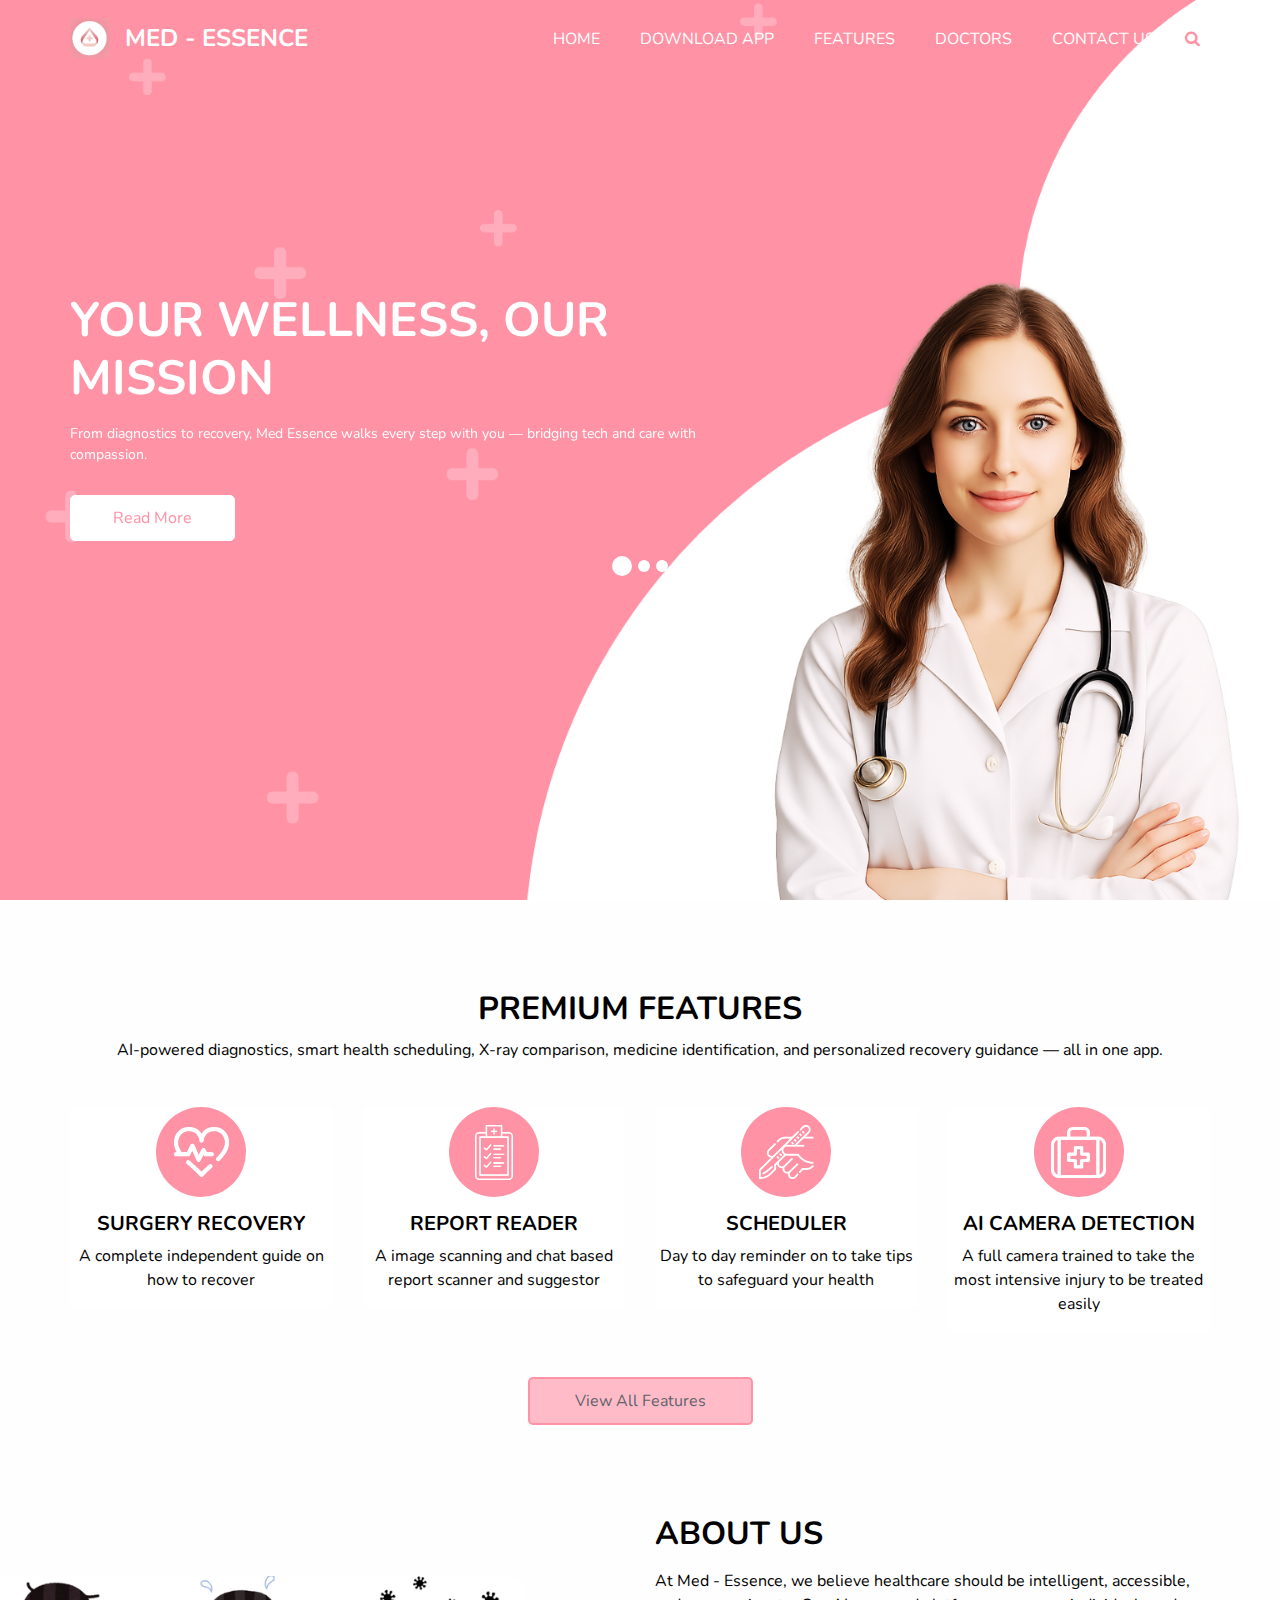
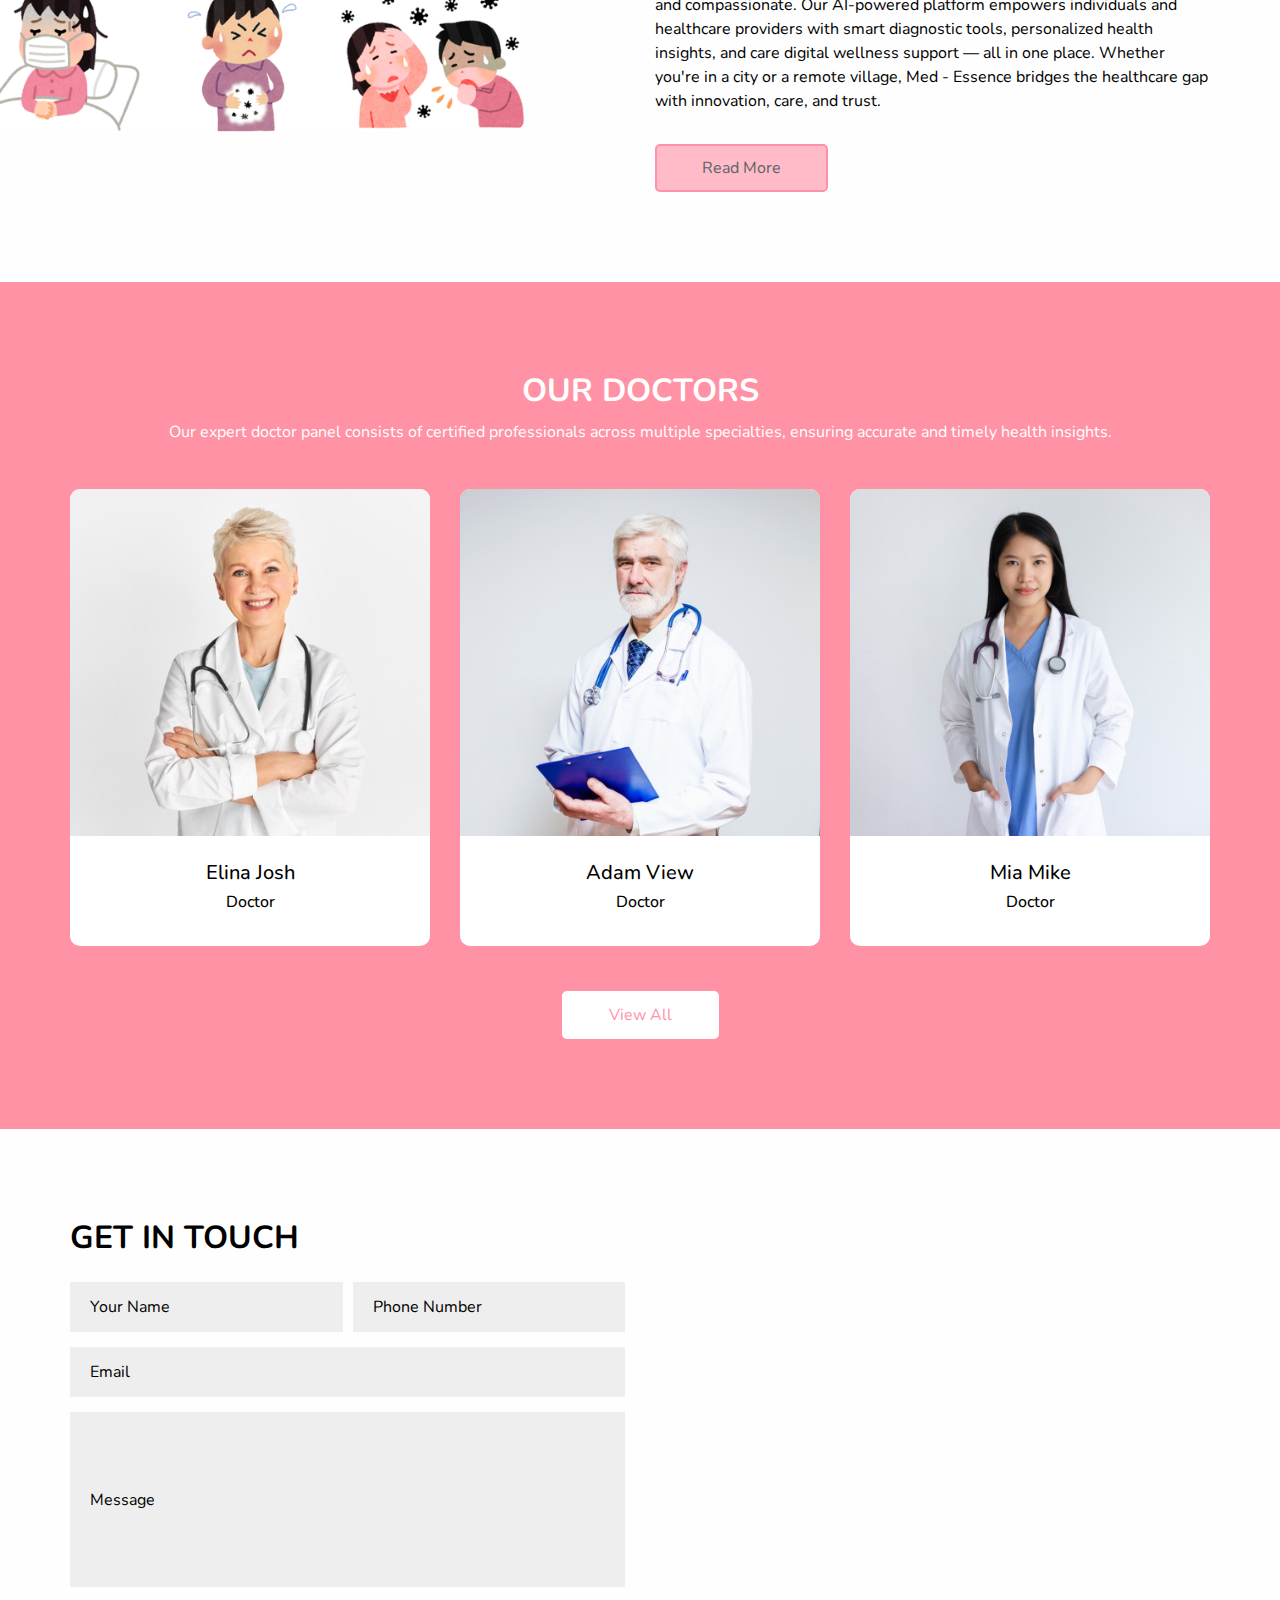
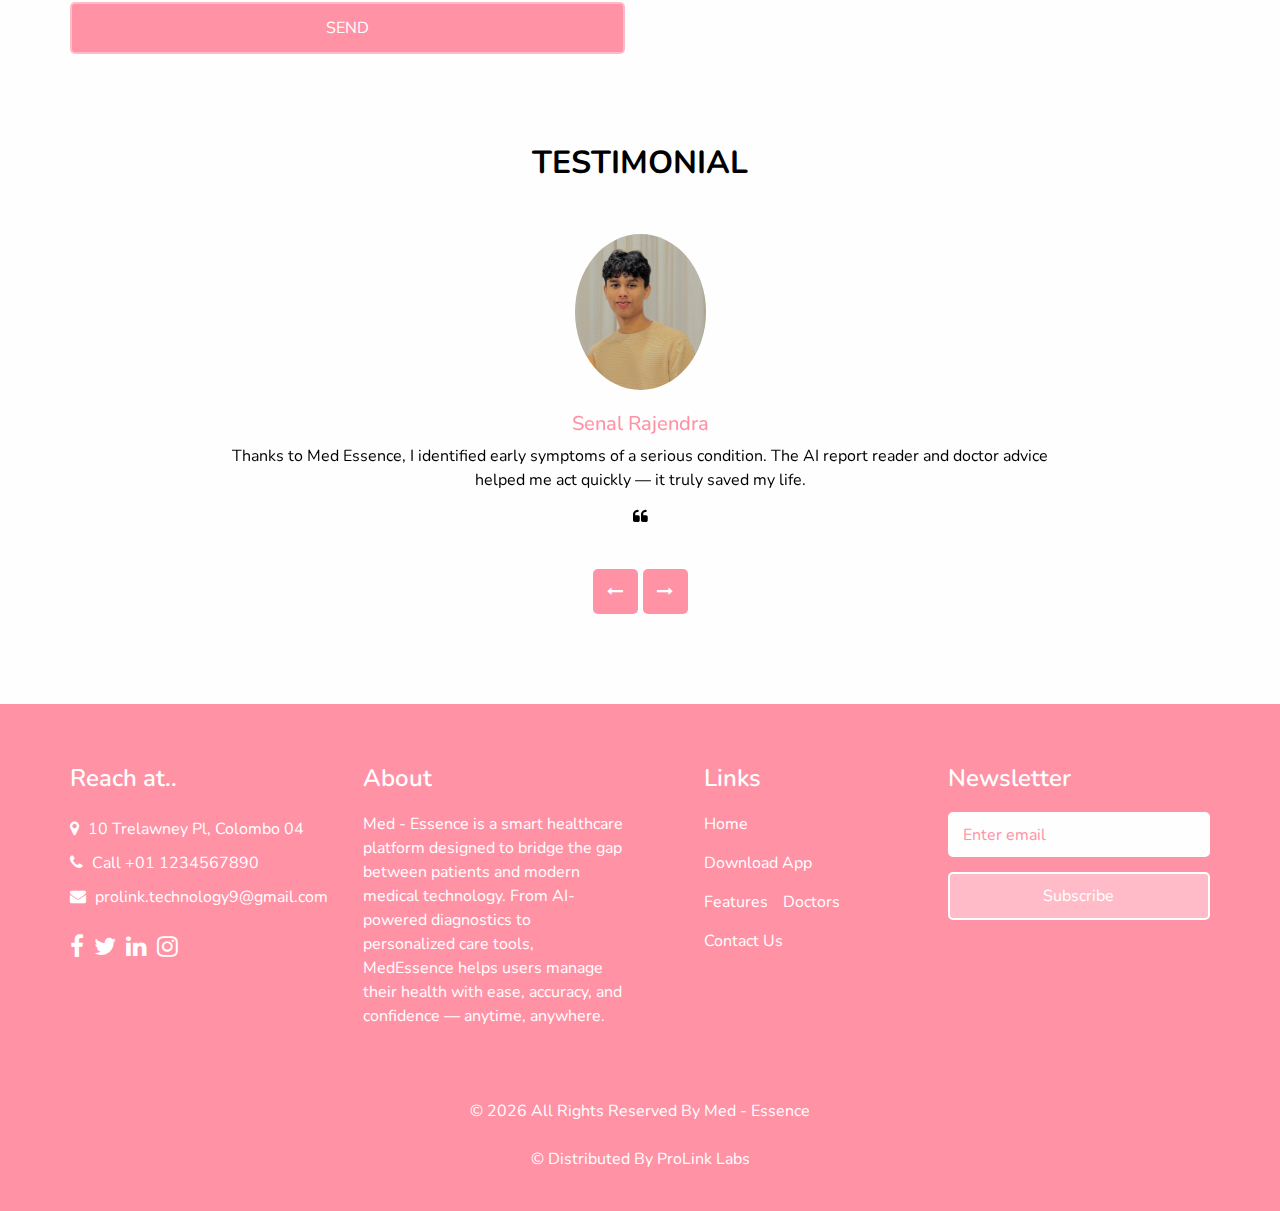
<file: index.html>
<!DOCTYPE html>
<html>

<head>
  <!-- Basic -->
  <meta charset="utf-8" />
  <meta http-equiv="X-UA-Compatible" content="IE=edge" />
  <!-- Mobile Metas -->
  <meta name="viewport" content="width=device-width, initial-scale=1, shrink-to-fit=no" />
  <!-- Site Metas -->
  <meta name="keywords" content="" />
  <meta name="description" content="" />
  <meta name="author" content="" />
  <link rel="shortcut icon" href="images/favicons.png" type="">

  <title> Med - Essence </title>

  <!-- bootstrap core css -->
  <link rel="stylesheet" type="text/css" href="css/bootstrap.css" />

  <!-- fonts style -->
  <link href="https://fonts.googleapis.com/css2?family=Roboto:wght@400;500;700;900&display=swap" rel="stylesheet">

  <!--owl slider stylesheet -->
  <link rel="stylesheet" type="text/css" href="https://cdnjs.cloudflare.com/ajax/libs/OwlCarousel2/2.3.4/assets/owl.carousel.min.css" />

  <!-- font awesome style -->
  <link href="css/font-awesome.min.css" rel="stylesheet" />

  <!-- Custom styles for this template -->
  <link href="css/style.css" rel="stylesheet" />
  <!-- responsive style -->
  <link href="css/responsive.css" rel="stylesheet" />

</head>

<body>

  <div class="hero_area">

    <div class="hero_bg_box">
      <img src="images/heros bgss.png" alt="">
    </div>

    <!-- header section strats -->
    <header class="header_section">
      <div class="container">
        <nav class="navbar navbar-expand-lg custom_nav-container ">
          <a class="navbar-brand" href="index.html">
            <img src="images/med-essence-logo.jpg" alt="Med Essence Logo" style="height: 40px; margin-right: 10px;margin-top: -6px;">
            <span>
              Med - Essence
            </span>
          </a>

          <button class="navbar-toggler" type="button" data-toggle="collapse" data-target="#navbarSupportedContent" aria-controls="navbarSupportedContent" aria-expanded="false" aria-label="Toggle navigation">
            <span class=""> </span>
          </button>

         <div class="collapse navbar-collapse" id="navbarSupportedContent">
            <ul class="navbar-nav">
              <li class="nav-item">
                <a class="nav-link" href="index.html">Home </a>
              </li>
              <li class="nav-item active">
                <a class="nav-link" href="about.html"> Download App <span class="sr-only">(current)</span> </a>
              </li>
              <li class="nav-item">
                <a class="nav-link" href="departments.html">Features</a>
              </li>
              <li class="nav-item">
                <a class="nav-link" href="doctors.html">Doctors</a>
              </li>
              <li class="nav-item">
                <a class="nav-link" href="contact.html">Contact Us</a>
              </li>
              <form class="form-inline">
                <button class="btn  my-2 my-sm-0 nav_search-btn" type="submit">
                  <i class="fa fa-search" aria-hidden="true"></i>
                </button>
              </form>
            </ul>
          </div>
        </nav>
      </div>
    </header>
    <!-- end header section -->
    <!-- slider section -->
    <section class="slider_section ">
      <div id="customCarousel1" class="carousel slide" data-ride="carousel">
        <div class="carousel-inner">
          <div class="carousel-item active">
            <div class="container ">
              <div class="row">
                <div class="col-md-7">
                  <div class="detail-box">
                    <h1>
                      Your Wellness, Our Mission
                    </h1>
                    <p>
                      From diagnostics to recovery, Med Essence walks every step with you — bridging tech and care with compassion.
                    </p>
                    <div class="btn-box">
                      <a href="" class="btn1">
                        Read More
                      </a>
                    </div>
                  </div>
                </div>
              </div>
            </div>
          </div>
          <div class="carousel-item ">
            <div class="container ">
              <div class="row">
                <div class="col-md-7">
                  <div class="detail-box">
                    <h1>
                      AI-Driven Health Insights
                    </h1>
                    <p>
                     Get instant, accurate suggestions from your reports, X-rays, and symptoms — powered by advanced medical AI. 
                    </p>
                    <div class="btn-box">
                      <a href="" class="btn1">
                        Read More
                      </a>
                    </div>
                  </div>
                </div>
              </div>
            </div>
          </div>
          <div class="carousel-item">
            <div class="container ">
              <div class="row">
                <div class="col-md-7">
                  <div class="detail-box">
                    <h1>
                      Smart Scheduling & Reminders
                    </h1>
                    <p>
                      Never miss a dose or appointment again with intelligent alerts tailored just for your treatment plan.
                    </p>
                    <div class="btn-box">
                      <a href="" class="btn1">
                        Read More
                      </a>
                    </div>
                  </div>
                </div>
              </div>
            </div>
          </div>
        </div>
        <ol class="carousel-indicators">
          <li data-target="#customCarousel1" data-slide-to="0" class="active"></li>
          <li data-target="#customCarousel1" data-slide-to="1"></li>
          <li data-target="#customCarousel1" data-slide-to="2"></li>
        </ol>
      </div>

    </section>
    <!-- end slider section -->
  </div>


  <!-- department section -->
<!-- department section -->

  <section class="department_section layout_padding">
    <div class="department_container">
      <div class="container ">
        <div class="heading_container heading_center">
          <h2>
            Premium Features
          </h2>
          <p>
            AI-powered diagnostics, smart health scheduling, X-ray comparison, medicine identification, and personalized recovery guidance — all in one app.
          </p>
        </div>
        <div class="row">
          <div class="col-md-3">
            <div class="box ">
              <div class="img-box">
                <img src="images/s1.png" alt="">
              </div>
              <div class="detail-box">
                <h5>
                  Surgery recovery
                </h5>
                <p>
                  A complete independent guide on how to recover
                </p>
              </div>
            </div>
          </div>
          <div class="col-md-3">
            <div class="box ">
              <div class="img-box">
                <img src="images/s2.png" alt="">
              </div>
              <div class="detail-box">
                <h5>
                  Report Reader
                </h5>
                <p>
                  A image scanning and chat based report scanner and suggestor
                </p>
              </div>
            </div>
          </div>
          <div class="col-md-3">
            <div class="box ">
              <div class="img-box">
                <img src="images/s3.png" alt="">
              </div>
              <div class="detail-box">
                <h5>
                  Scheduler
                </h5>
                <p>
                  Day to day reminder on to take tips to safeguard your health
                </p>
              </div>
            </div>
          </div>
          <div class="col-md-3">
            <div class="box ">
              <div class="img-box">
                <img src="images/s4.png" alt="">
              </div>
              <div class="detail-box">
                <h5>
                  Ai Camera Detection
                </h5>
                <p>
                  A full camera trained to take the most intensive injury to be treated easily
                </p>
              </div>
            </div>
          </div>
        </div>
        <div class="btn-box">
          <a href="">
            View All Features
          </a>
        </div>
      </div>
    </div>
  </section>


  <!-- about section -->

  <section class="about_section layout_margin-bottom">
  <div class="container">
    <div class="row align-items-center">
      <div class="col-md-6">
        <div class="img-box text-center">
          <img src="images/medical banner.png" alt="Medical Illustrations" style="max-width:100%; height:auto;margin-left: -200px;">
        </div>
      </div>
      <!-- ... -->

        <div class="col-md-6">
          <div class="detail-box">
            <div class="heading_container">
              <h2>
                About <span>Us</span>
              </h2>
            </div>
            <p>
              At Med - Essence, we believe healthcare should be intelligent, accessible, and compassionate. Our AI-powered platform 
              empowers individuals and healthcare providers with smart diagnostic tools, personalized health insights, and care
              digital wellness support — all in one place. Whether you're in a city or a remote village, Med - Essence bridges the 
              healthcare gap with innovation, care, and trust.
            </p>
            <a href="">
              Read More
            </a>
          </div>
        </div>
      </div>
    </div>
  </section>

  <!-- end about section -->

  <!-- doctor section -->

  <section class="doctor_section layout_padding">
    <div class="container">
      <div class="heading_container heading_center">
        <h2>
          Our Doctors
        </h2>
        <p class="col-md-10 mx-auto px-0">
          Our expert doctor panel consists of certified professionals across multiple specialties, ensuring accurate and timely health insights.
        </p>
      </div>
      <div class="row">
        <div class="col-sm-6 col-lg-4 mx-auto">
          <div class="box">
            <div class="img-box">
              <img src="images/d1.jpg" alt="">
            </div>
            <div class="detail-box">
              <div class="social_box">
                <a href="">
                  <i class="fa fa-facebook" aria-hidden="true"></i>
                </a>
                <a href="">
                  <i class="fa fa-twitter" aria-hidden="true"></i>
                </a>
                <a href="">
                  <i class="fa fa-youtube" aria-hidden="true"></i>
                </a>
                <a href="">
                  <i class="fa fa-linkedin" aria-hidden="true"></i>
                </a>
              </div>
              <h5>
                Elina Josh
              </h5>
              <h6 class="">
                Doctor
              </h6>
            </div>
          </div>
        </div>
        <div class="col-sm-6 col-lg-4 mx-auto">
          <div class="box">
            <div class="img-box">
              <img src="images/d2.jpg" alt="">
            </div>
            <div class="detail-box">
              <div class="social_box">
                <a href="">
                  <i class="fa fa-facebook" aria-hidden="true"></i>
                </a>
                <a href="">
                  <i class="fa fa-twitter" aria-hidden="true"></i>
                </a>
                <a href="">
                  <i class="fa fa-youtube" aria-hidden="true"></i>
                </a>
                <a href="">
                  <i class="fa fa-linkedin" aria-hidden="true"></i>
                </a>
              </div>
              <h5>
                Adam View
              </h5>
              <h6 class="">
                Doctor
              </h6>
            </div>
          </div>
        </div>
        <div class="col-sm-6 col-lg-4 mx-auto">
          <div class="box">
            <div class="img-box">
              <img src="images/d3.jpg" alt="">
            </div>
            <div class="detail-box">
              <div class="social_box">
                <a href="">
                  <i class="fa fa-facebook" aria-hidden="true"></i>
                </a>
                <a href="">
                  <i class="fa fa-twitter" aria-hidden="true"></i>
                </a>
                <a href="">
                  <i class="fa fa-youtube" aria-hidden="true"></i>
                </a>
                <a href="">
                  <i class="fa fa-linkedin" aria-hidden="true"></i>
                </a>
              </div>
              <h5>
                Mia Mike
              </h5>
              <h6 class="">
                Doctor
              </h6>
            </div>
          </div>
        </div>
      </div>
      <div class="btn-box">
        <a href="">
          View All
        </a>
      </div>
    </div>
  </section>

  <!-- end doctor section -->

  <!-- contact section -->
  <section class="contact_section layout_padding">
    <div class="container">
      <div class="heading_container">
        <h2>
          Get In Touch
        </h2>
      </div>
      <div class="row">
        <div class="col-md-6">
          <div class="form_container contact-form">
            <form action="">
              <div class="form-row">
                <div class="col-lg-6">
                  <div>
                    <input type="text" placeholder="Your Name" />
                  </div>
                </div>
                <div class="col-lg-6">
                  <div>
                    <input type="text" placeholder="Phone Number" />
                  </div>
                </div>
              </div>
              <div>
                <input type="email" placeholder="Email" />
              </div>
              <div>
                <input type="text" class="message-box" placeholder="Message" />
              </div>
              <div class="btn_box">
                <button>
                  SEND
                </button>
              </div>
            </form>
          </div>
        </div>
        <div class="col-md-6">
          <div class="map_container">
            <div class="map" id="googleMap">
              <!-- Embed Google Map here -->
              <iframe
                src="https://www.google.com/maps/embed?pb=!1m18!1m12!1m3!1d126743.58638744405!2d79.7738030325544!3d6.922001981332362!2m3!1f0!2f0!3f0!3m2!1i1024!2i768!4f13.1!3m3!1m2!1s0x3ae253d10f7a7003%3A0x320b2e4d32d3838d!2sColombo!5e0!3m2!1sen!2slk!4v1750150454479!5m2!1sen!2slk"
                width="100%" height="400" style="border:0;" allowfullscreen="" loading="lazy" referrerpolicy="no-referrer-when-downgrade">
              </iframe>
            </div>
          </div>
        </div>
      </div>
    </div>
  </section>
  <!-- end contact section -->

  <!-- client section -->

  <section class="client_section layout_padding-bottom">
    <div class="container">
      <div class="heading_container heading_center ">
        <h2>
          Testimonial
        </h2>
      </div>
      <div id="carouselExample2Controls" class="carousel slide" data-ride="carousel">
        <div class="carousel-inner">
          <div class="carousel-item active">
            <div class="row">
              <div class="col-md-11 col-lg-10 mx-auto">
                <div class="box">
                  <div class="img-box">
                    <img src="images/senaltesti.jpg" alt="" />
                  </div>
                  <div class="detail-box">
                    <div class="name">
                      <h6>
                        Senal Rajendra
                      </h6>
                    </div>
                    <p>
                      Thanks to Med Essence, I identified early symptoms of a serious condition. The AI report reader and doctor advice helped me act quickly — it truly saved my life.
                    </p>
                    <i class="fa fa-quote-left" aria-hidden="true"></i>
                  </div>
                </div>
              </div>
            </div>
          </div>
          <div class="carousel-item">
            <div class="row">
              <div class="col-md-11 col-lg-10 mx-auto">
                <div class="box">
                  <div class="img-box">
                    <img src="images/avishkatesti.jpg" alt="" />
                  </div>
                  <div class="detail-box">
                    <div class="name">
                      <h6>
                        Avishka Shehan
                      </h6>
                    </div>
                    <p>
                      I used to forget my medications all the time. With Med Essence's personalized scheduler, I'm more consistent and healthier than ever.
                    </p>
                    <i class="fa fa-quote-left" aria-hidden="true"></i>
                  </div>
                </div>
              </div>
            </div>
          </div>
          <div class="carousel-item">
            <div class="row">
              <div class="col-md-11 col-lg-10 mx-auto">
                <div class="box">
                  <div class="img-box">
                    <img src="images/dunextesti.jpg" alt="" />
                  </div>
                  <div class="detail-box">
                    <div class="name">
                      <h6>
                        Duneth Karunarathna
                      </h6>
                    </div>
                    <p>
                      After surgery, I felt lost. The recovery coach in the app gave me clear steps, reminders, and support. It felt like a digital caregiver by my side.
                    </p>
                    <i class="fa fa-quote-left" aria-hidden="true"></i>
                  </div>
                </div>
              </div>
            </div>
          </div>
        </div>
        <div class="carousel_btn-container">
          <a class="carousel-control-prev" href="#carouselExample2Controls" role="button" data-slide="prev">
            <i class="fa fa-long-arrow-left" aria-hidden="true"></i>
            <span class="sr-only">Previous</span>
          </a>
          <a class="carousel-control-next" href="#carouselExample2Controls" role="button" data-slide="next">
            <i class="fa fa-long-arrow-right" aria-hidden="true"></i>
            <span class="sr-only">Next</span>
          </a>
        </div>
      </div>
    </div>
  </section>

  <!-- end client section -->
<!-- footer section -->
  <footer class="footer_section">
    <div class="container">
      <div class="row">
        <div class="col-md-6 col-lg-3 footer_col">
          <div class="footer_contact">
            <h4>
              Reach at..
            </h4>
            <div class="contact_link_box">
              <a href="">
                <i class="fa fa-map-marker" aria-hidden="true"></i>
                <span>
                  10 Trelawney Pl, Colombo 04
                </span>
              </a>
              <a href="">
                <i class="fa fa-phone" aria-hidden="true"></i>
                <span>
                  Call +01 1234567890
                </span>
              </a>
              <a href="">
                <i class="fa fa-envelope" aria-hidden="true"></i>
                <span>
                  prolink.technology9@gmail.com
                </span>
              </a>
            </div>
          </div>
          <div class="footer_social">
            <a href="">
              <i class="fa fa-facebook" aria-hidden="true"></i>
            </a>
            <a href="">
              <i class="fa fa-twitter" aria-hidden="true"></i>
            </a>
            <a href="">
              <i class="fa fa-linkedin" aria-hidden="true"></i>
            </a>
            <a href="">
              <i class="fa fa-instagram" aria-hidden="true"></i>
            </a>
          </div>
        </div>
        <div class="col-md-6 col-lg-3 footer_col">
          <div class="footer_detail">
            <h4>
              About
            </h4>
            <p>
              Med - Essence is a smart healthcare platform designed to bridge the gap between patients and modern medical technology. From AI-powered diagnostics to personalized care tools, MedEssence helps users manage their health with ease, accuracy, and confidence — anytime, anywhere.
            </p>
          </div>
        </div>
        <div class="col-md-6 col-lg-2 mx-auto footer_col">
          <div class="footer_link_box">
            <h4>
              Links
            </h4>
            <div class="footer_links">
              <a class="" href="index.html">
                Home
              </a>
              <a class="active" href="about.html">
                Download App
              </a>
              <a class="" href="departments.html">
                Features
              </a>
              <a class="" href="doctors.html">
                Doctors
              </a>
              <a class="" href="contact.html">
                Contact Us
              </a>
            </div>
          </div>
        </div>
        <div class="col-md-6 col-lg-3 footer_col ">
          <h4>
            Newsletter
          </h4>
          <form action="#">
            <input type="email" placeholder="Enter email" />
            <button type="submit">
              Subscribe
            </button>
          </form>
        </div>
      </div>
      <div class="footer-info">
        <p>
          &copy; <span id="displayYear"></span> All Rights Reserved By
          <a href="https:themedessence,com/">Med - Essence<br><br></a>
            &copy; <span id="displayYear"></span> Distributed By
            <a href="prolink.com/">ProLink Labs</a>
        </p>
      </div>
    </div>
  </footer>
  <!-- footer section -->

  <!-- jQery -->
  <script type="text/javascript" src="js/jquery-3.4.1.min.js"></script>
  <!-- popper js -->
  <script src="https://cdn.jsdelivr.net/npm/popper.js@1.16.0/dist/umd/popper.min.js" integrity="sha384-Q6E9RHvbIyZFJoft+2mJbHaEWldlvI9IOYy5n3zV9zzTtmI3UksdQRVvoxMfooAo" crossorigin="anonymous">
  </script>
  <!-- bootstrap js -->
  <script type="text/javascript" src="js/bootstrap.js"></script>
  <!-- owl slider -->
  <script type="text/javascript" src="https://cdnjs.cloudflare.com/ajax/libs/OwlCarousel2/2.3.4/owl.carousel.min.js">
  </script>
  <!-- custom js -->
  <script type="text/javascript" src="js/custom.js"></script>
  <!-- Google Map -->

</body>

</html>
</file>
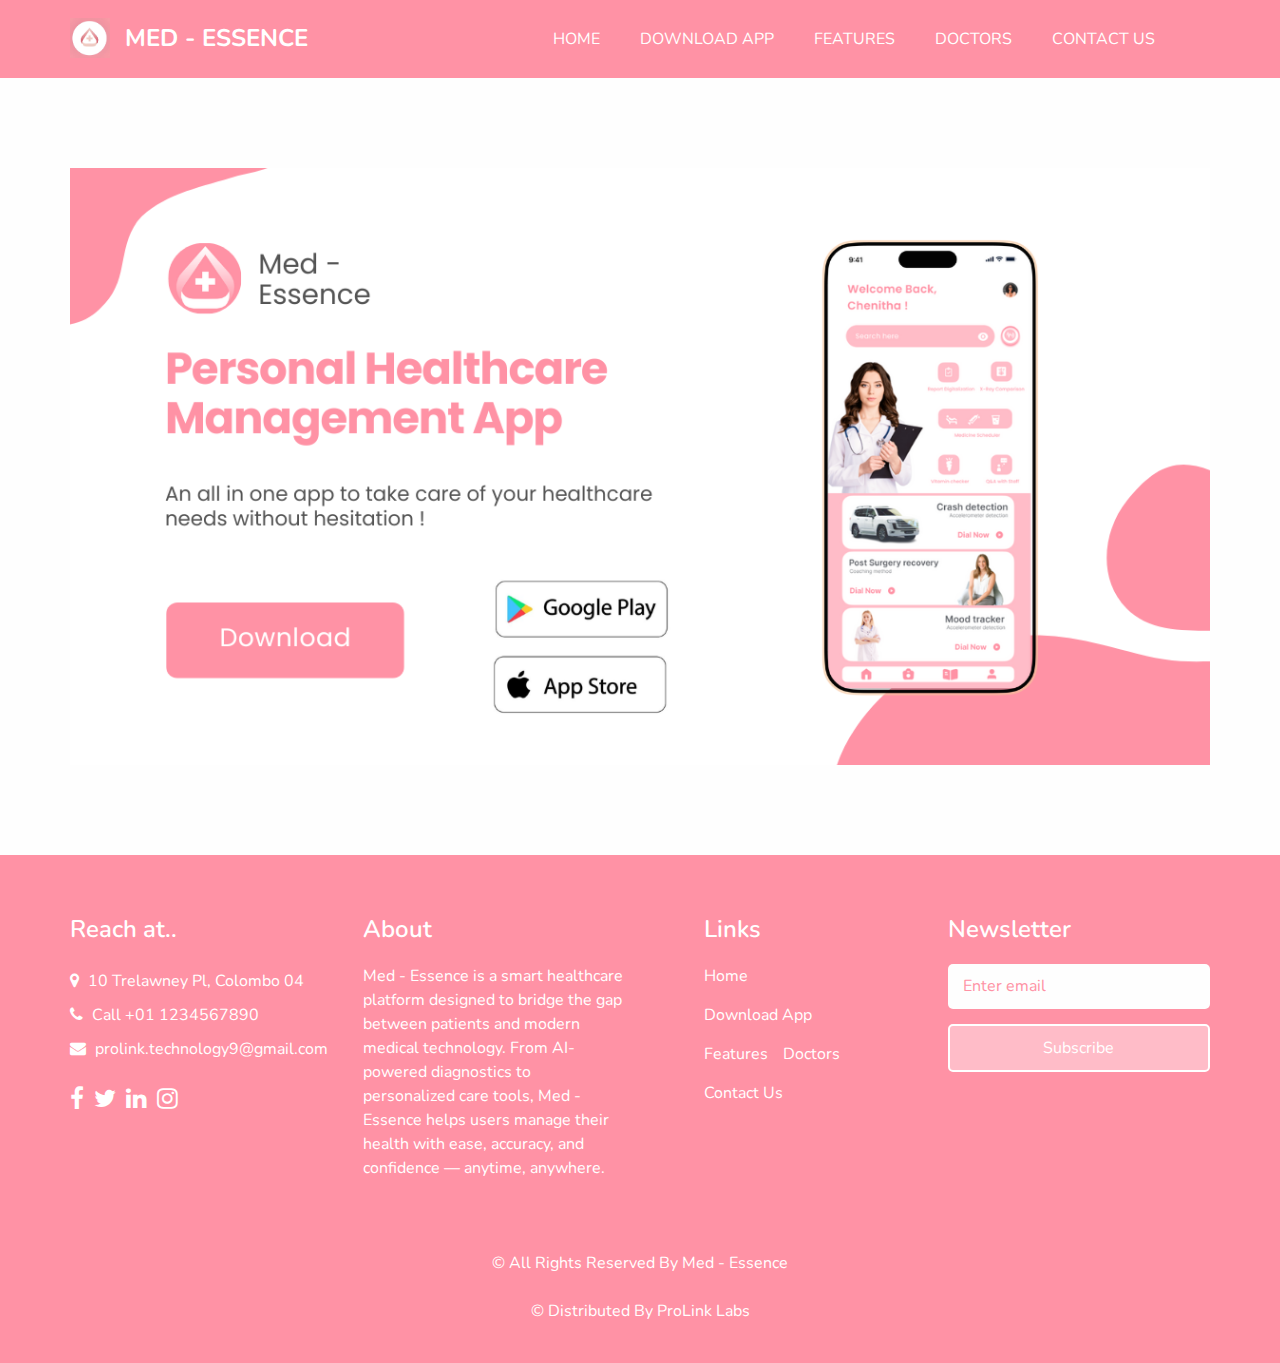
<file: about.html>
<!DOCTYPE html>
<html>

<head>
  <!-- Basic -->
  <meta charset="utf-8" />
  <meta http-equiv="X-UA-Compatible" content="IE=edge" />
  <!-- Mobile Metas -->
  <meta name="viewport" content="width=device-width, initial-scale=1, shrink-to-fit=no" />
  <!-- Site Metas -->
  <meta name="keywords" content="" />
  <meta name="description" content="" />
  <meta name="author" content="" />
  <link rel="shortcut icon" href="images/favicons.png" type="">

  <title> Med - Essence </title>

  <!-- bootstrap core css -->
  <link rel="stylesheet" type="text/css" href="css/bootstrap.css" />

  <!-- fonts style -->
  <link href="https://fonts.googleapis.com/css2?family=Roboto:wght@400;500;700;900&display=swap" rel="stylesheet">

  <!--owl slider stylesheet -->
  <link rel="stylesheet" type="text/css" href="https://cdnjs.cloudflare.com/ajax/libs/OwlCarousel2/2.3.4/assets/owl.carousel.min.css" />

  <!-- font awesome style -->
  <link href="css/font-awesome.min.css" rel="stylesheet" />

  <!-- Custom styles for this template -->
  <link href="css/style.css" rel="stylesheet" />
  <!-- responsive style -->
  <link href="css/responsive.css" rel="stylesheet" />

</head>

<body class="sub_page">

  <div class="hero_area">
    <!-- header section strats -->
    <header class="header_section">
      <div class="container">
        <nav class="navbar navbar-expand-lg custom_nav-container ">
          <a class="navbar-brand" href="index.html">
            <img src="images/med-essence-logo.jpg" alt="Med Essence Logo" style="height: 40px; margin-right: 10px;margin-top: -6px;">
            <span>
              Med - Essence
            </span>
          </a>

          <button class="navbar-toggler" type="button" data-toggle="collapse" data-target="#navbarSupportedContent" aria-controls="navbarSupportedContent" aria-expanded="false" aria-label="Toggle navigation">
            <span class=""> </span>
          </button>

          <div class="collapse navbar-collapse" id="navbarSupportedContent">
            <ul class="navbar-nav">
              <li class="nav-item">
                <a class="nav-link" href="index.html">Home </a>
              </li>
              <li class="nav-item active">
                <a class="nav-link" href="about.html"> Download App <span class="sr-only">(current)</span> </a>
              </li>
              <li class="nav-item">
                <a class="nav-link" href="departments.html">Features</a>
              </li>
              <li class="nav-item">
                <a class="nav-link" href="doctors.html">Doctors</a>
              </li>
              <li class="nav-item">
                <a class="nav-link" href="contact.html">Contact Us</a>
              </li>
              <form class="form-inline">
                <button class="btn  my-2 my-sm-0 nav_search-btn" type="submit">
                  <i class="fa fa-search" aria-hidden="true"></i>
                </button>
              </form>
            </ul>
          </div>
        </nav>
      </div>
    </header>
    <!-- end header section -->
  </div>

  <!-- about section replaced with centered ad image -->
  <section class="about_section layout_padding">
    <div class="container text-center">
      <img src="images/ad-banner.png" alt="Med Essence Ad" style="max-width: 100%; height: auto;">
    </div>
  </section>
  <!-- end about section -->

  <!-- footer section -->
  <footer class="footer_section">
    <div class="container">
      <div class="row">
        <div class="col-md-6 col-lg-3 footer_col">
          <div class="footer_contact">
            <h4>
              Reach at..
            </h4>
            <div class="contact_link_box">
              <a href="">
                <i class="fa fa-map-marker" aria-hidden="true"></i>
                <span>
                  10 Trelawney Pl, Colombo 04
                </span>
              </a>
              <a href="">
                <i class="fa fa-phone" aria-hidden="true"></i>
                <span>
                  Call +01 1234567890
                </span>
              </a>
              <a href="">
                <i class="fa fa-envelope" aria-hidden="true"></i>
                <span>
                  prolink.technology9@gmail.com
                </span>
              </a>
            </div>
          </div>
          <div class="footer_social">
            <a href="">
              <i class="fa fa-facebook" aria-hidden="true"></i>
            </a>
            <a href="">
              <i class="fa fa-twitter" aria-hidden="true"></i>
            </a>
            <a href="">
              <i class="fa fa-linkedin" aria-hidden="true"></i>
            </a>
            <a href="">
              <i class="fa fa-instagram" aria-hidden="true"></i>
            </a>
          </div>
        </div>
        <div class="col-md-6 col-lg-3 footer_col">
          <div class="footer_detail">
            <h4>
              About
            </h4>
            <p>
              Med - Essence is a smart healthcare platform designed to bridge the gap between patients and modern medical technology. From AI-powered diagnostics to personalized care tools, Med - Essence helps users manage their health with ease, accuracy, and confidence — anytime, anywhere.
            </p>
          </div>
        </div>
        <div class="col-md-6 col-lg-2 mx-auto footer_col">
          <div class="footer_link_box">
            <h4>
              Links
            </h4>
            <div class="footer_links">
              <a class="" href="index.html">
                Home
              </a>
              <a class="active" href="about.html">
                Download App
              </a>
              <a class="" href="departments.html">
                Features
              </a>
              <a class="" href="doctors.html">
                Doctors
              </a>
              <a class="" href="contact.html">
                Contact Us
              </a>
            </div>
          </div>
        </div>
        <div class="col-md-6 col-lg-3 footer_col ">
          <h4>
            Newsletter
          </h4>
          <form action="#">
            <input type="email" placeholder="Enter email" />
            <button type="submit">
              Subscribe
            </button>
          </form>
        </div>
      </div>
      <div class="footer-info">
        <p>
          &copy; <span id="displayYear"></span> All Rights Reserved By
          <a href="https:themedessence,com/">Med - Essence<br><br></a>
            &copy; <span id="displayYear"></span> Distributed By
            <a href="prolink.com/">ProLink Labs</a>
        </p>
      </div>
    </div>
  </footer>
  <!-- footer section -->

  <!-- jQery -->
  <script type="text/javascript" src="js/jquery-3.4.1.min.js"></script>
  <!-- popper js -->
  <script src="https://cdn.jsdelivr.net/npm/popper.js@1.16.0/dist/umd/popper.min.js" integrity="sha384-Q6E9RHvbIyZFJoft+2mJbHaEWldlvI9IOYy5n3zV9zzTtmI3UksdQRVvoxMfooAo" crossorigin="anonymous">
  </script>
  <!-- bootstrap js -->
  <script type="text/javascript" src="js/bootstrap.js"></script>
  <!-- owl slider -->
  <script type="text/javascript" src="https://cdnjs.cloudflare.com/ajax/libs/OwlCarousel2/
</file>
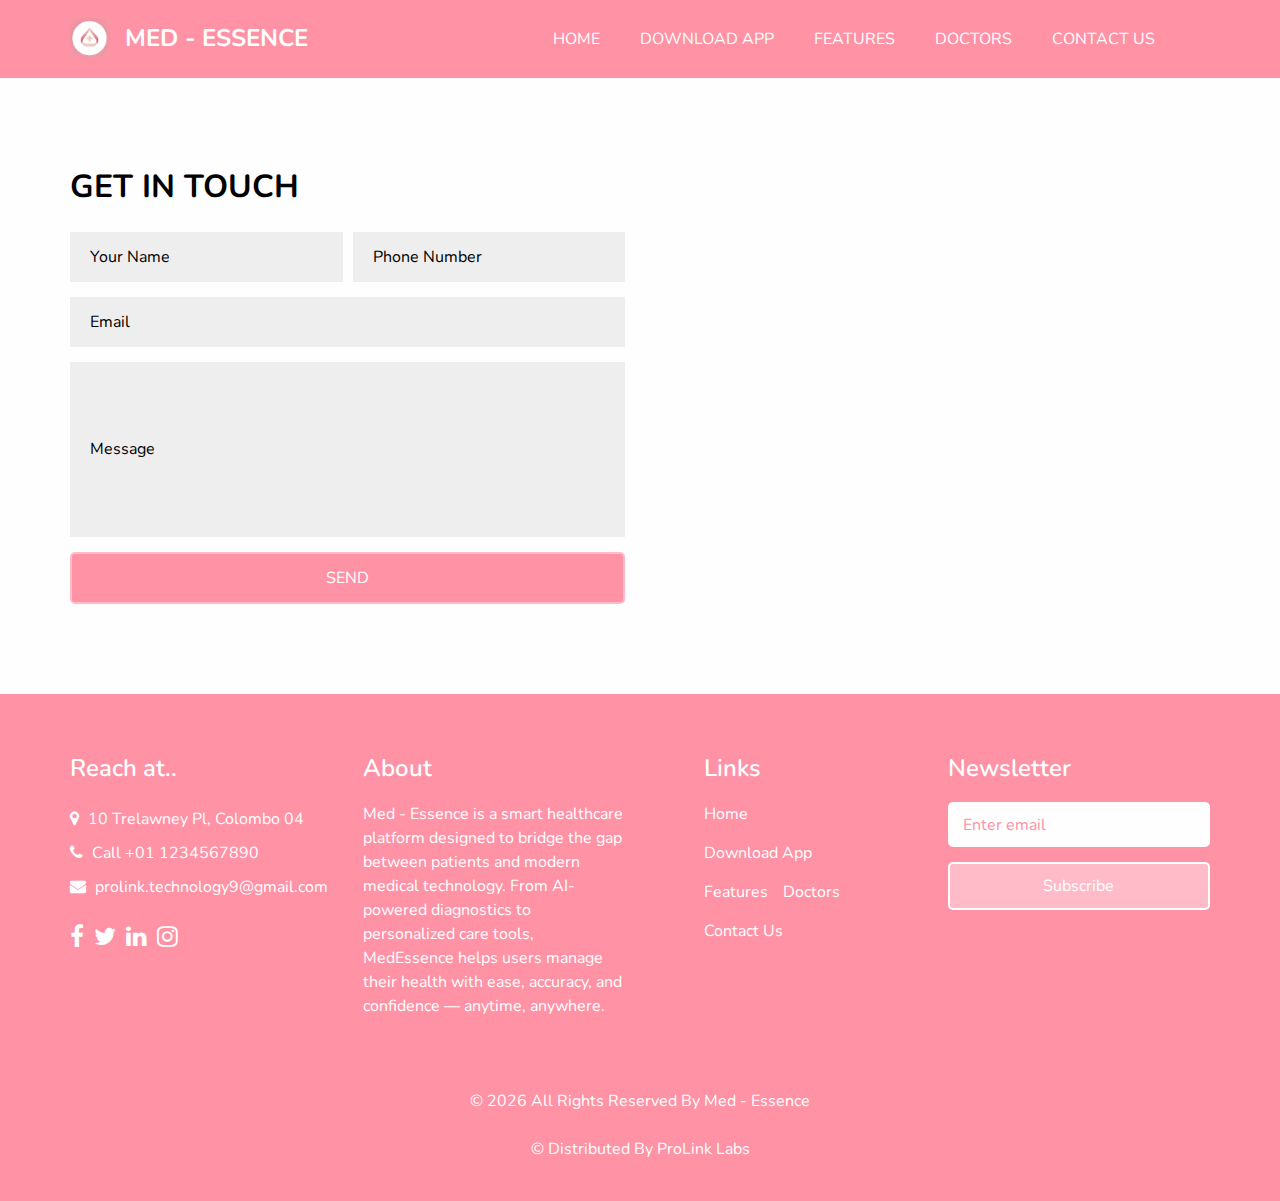
<file: contact.html>
<!DOCTYPE html>
<html>

<head>
  <!-- Basic -->
  <meta charset="utf-8" />
  <meta http-equiv="X-UA-Compatible" content="IE=edge" />
  <!-- Mobile Metas -->
  <meta name="viewport" content="width=device-width, initial-scale=1, shrink-to-fit=no" />
  <!-- Site Metas -->
  <meta name="keywords" content="" />
  <meta name="description" content="" />
  <meta name="author" content="" />
  <link rel="shortcut icon" href="images/favicons.png" type="">

  <title> Med - Essence </title>

  <!-- bootstrap core css -->
  <link rel="stylesheet" type="text/css" href="css/bootstrap.css" />

  <!-- fonts style -->
  <link href="https://fonts.googleapis.com/css2?family=Roboto:wght@400;500;700;900&display=swap" rel="stylesheet">

  <!--owl slider stylesheet -->
  <link rel="stylesheet" type="text/css" href="https://cdnjs.cloudflare.com/ajax/libs/OwlCarousel2/2.3.4/assets/owl.carousel.min.css" />

  <!-- font awesome style -->
  <link href="css/font-awesome.min.css" rel="stylesheet" />

  <!-- Custom styles for this template -->
  <link href="css/style.css" rel="stylesheet" />
  <!-- responsive style -->
  <link href="css/responsive.css" rel="stylesheet" />

</head>

<body class="sub_page">

  <div class="hero_area">
    <!-- header section strats -->
     <header class="header_section">
      <div class="container">
        <nav class="navbar navbar-expand-lg custom_nav-container ">
          <a class="navbar-brand" href="index.html">
            <img src="images/med-essence-logo.jpg" alt="Med Essence Logo" style="height: 40px; margin-right: 10px;margin-top: -6px;">
            <span>
              Med - Essence
            </span>
          </a>

          <button class="navbar-toggler" type="button" data-toggle="collapse" data-target="#navbarSupportedContent" aria-controls="navbarSupportedContent" aria-expanded="false" aria-label="Toggle navigation">
            <span class=""> </span>
          </button>

          <div class="collapse navbar-collapse" id="navbarSupportedContent">
            <ul class="navbar-nav">
              <li class="nav-item">
                <a class="nav-link" href="index.html">Home </a>
              </li>
              <li class="nav-item active">
                <a class="nav-link" href="about.html"> Download App <span class="sr-only">(current)</span> </a>
              </li>
              <li class="nav-item">
                <a class="nav-link" href="departments.html">Features</a>
              </li>
              <li class="nav-item">
                <a class="nav-link" href="doctors.html">Doctors</a>
              </li>
              <li class="nav-item">
                <a class="nav-link" href="contact.html">Contact Us</a>
              </li>
              <form class="form-inline">
                <button class="btn  my-2 my-sm-0 nav_search-btn" type="submit">
                  <i class="fa fa-search" aria-hidden="true"></i>
                </button>
              </form>
            </ul>
          </div>
        </nav>
      </div>
    </header>
    <!-- end header section -->
  </div>

  <!-- contact section -->
  <section class="contact_section layout_padding">
    <div class="container">
      <div class="heading_container">
        <h2>
          Get In Touch
        </h2>
      </div>
      <div class="row">
        <div class="col-md-6">
          <div class="form_container contact-form">
            <form action="">
              <div class="form-row">
                <div class="col-lg-6">
                  <div>
                    <input type="text" placeholder="Your Name" />
                  </div>
                </div>
                <div class="col-lg-6">
                  <div>
                    <input type="text" placeholder="Phone Number" />
                  </div>
                </div>
              </div>
              <div>
                <input type="email" placeholder="Email" />
              </div>
              <div>
                <input type="text" class="message-box" placeholder="Message" />
              </div>
              <div class="btn_box">
                <button>
                  SEND
                </button>
              </div>
            </form>
          </div>
        </div>
        <div class="col-md-6">
          <div class="map_container">
            <div class="map" id="googleMap">
              <!-- Embed Google Map here -->
              <iframe
                src="https://www.google.com/maps/embed?pb=!1m18!1m12!1m3!1d126743.58638744405!2d79.7738030325544!3d6.922001981332362!2m3!1f0!2f0!3f0!3m2!1i1024!2i768!4f13.1!3m3!1m2!1s0x3ae253d10f7a7003%3A0x320b2e4d32d3838d!2sColombo!5e0!3m2!1sen!2slk!4v1750150454479!5m2!1sen!2slk"
                width="100%" height="400" style="border:0;" allowfullscreen="" loading="lazy" referrerpolicy="no-referrer-when-downgrade">
              </iframe>
            </div>
          </div>
        </div>
      </div>
    </div>
  </section>
  <!-- end contact section -->

  <!-- footer section -->
  <footer class="footer_section">
    <div class="container">
      <div class="row">
        <div class="col-md-6 col-lg-3 footer_col">
          <div class="footer_contact">
            <h4>
              Reach at..
            </h4>
            <div class="contact_link_box">
              <a href="">
                <i class="fa fa-map-marker" aria-hidden="true"></i>
                <span>
                  10 Trelawney Pl, Colombo 04
                </span>
              </a>
              <a href="">
                <i class="fa fa-phone" aria-hidden="true"></i>
                <span>
                  Call +01 1234567890
                </span>
              </a>
              <a href="">
                <i class="fa fa-envelope" aria-hidden="true"></i>
                <span>
                  prolink.technology9@gmail.com
                </span>
              </a>
            </div>
          </div>
          <div class="footer_social">
            <a href="">
              <i class="fa fa-facebook" aria-hidden="true"></i>
            </a>
            <a href="">
              <i class="fa fa-twitter" aria-hidden="true"></i>
            </a>
            <a href="">
              <i class="fa fa-linkedin" aria-hidden="true"></i>
            </a>
            <a href="">
              <i class="fa fa-instagram" aria-hidden="true"></i>
            </a>
          </div>
        </div>
        <div class="col-md-6 col-lg-3 footer_col">
          <div class="footer_detail">
            <h4>
              About
            </h4>
            <p>
              Med - Essence is a smart healthcare platform designed to bridge the gap between patients and modern medical technology. From AI-powered diagnostics to personalized care tools, MedEssence helps users manage their health with ease, accuracy, and confidence — anytime, anywhere.
            </p>
          </div>
        </div>
        <div class="col-md-6 col-lg-2 mx-auto footer_col">
          <div class="footer_link_box">
            <h4>
              Links
            </h4>
            <div class="footer_links">
              <a class="" href="index.html">
                Home
              </a>
              <a class="active" href="about.html">
                Download App
              </a>
              <a class="" href="departments.html">
                Features
              </a>
              <a class="" href="doctors.html">
                Doctors
              </a>
              <a class="" href="contact.html">
                Contact Us
              </a>
            </div>
          </div>
        </div>
        <div class="col-md-6 col-lg-3 footer_col ">
          <h4>
            Newsletter
          </h4>
          <form action="#">
            <input type="email" placeholder="Enter email" />
            <button type="submit">
              Subscribe
            </button>
          </form>
        </div>
      </div>
      <div class="footer-info">
        <p>
          &copy; <span id="displayYear"></span> All Rights Reserved By
          <a href="https:themedessence,com/">Med - Essence<br><br></a>
            &copy; <span id="displayYear"></span> Distributed By
            <a href="prolink.com/">ProLink Labs</a>
        </p>
      </div>
    </div>
  </footer>
  <!-- footer section -->

  <!-- jQery -->
  <script type="text/javascript" src="js/jquery-3.4.1.min.js"></script>
  <!-- popper js -->
  <script src="https://cdn.jsdelivr.net/npm/popper.js@1.16.0/dist/umd/popper.min.js" integrity="sha384-Q6E9RHvbIyZFJoft+2mJbHaEWldlvI9IOYy5n3zV9zzTtmI3UksdQRVvoxMfooAo" crossorigin="anonymous">
  </script>
  <!-- bootstrap js -->
  <script type="text/javascript" src="js/bootstrap.js"></script>
  <!-- owl slider -->
  <script type="text/javascript" src="https://cdnjs.cloudflare.com/ajax/libs/OwlCarousel2/2.3.4/owl.carousel.min.js">
  </script>
  <!-- custom js -->
  <script type="text/javascript" src="js/custom.js"></script>

</body>

</html>
</file>
<file: css/style.css>
@import url("https://fonts.googleapis.com/css2?family=Nunito:wght@400;600;700&display=swap");
body {
  font-family: 'Nunito', sans-serif;
  color: #000000;
  background-color: #fefefe;
  overflow-x: hidden;
}

.layout_padding {
  padding: 90px 0;
}

.layout_padding2 {
  padding: 75px 0;
}

.layout_padding2-top {
  padding-top: 75px;
}

.layout_padding2-bottom {
  padding-bottom: 75px;
}

.layout_padding-top {
  padding-top: 90px;
}

.layout_padding-bottom {
  padding-bottom: 90px;
}

.layout_margin-top {
  margin-top: 90px;
}

.layout_margin-bottom {
  margin-bottom: 90px;
}

.heading_container {
  display: -webkit-box;
  display: -ms-flexbox;
  display: flex;
  -webkit-box-orient: vertical;
  -webkit-box-direction: normal;
      -ms-flex-direction: column;
          flex-direction: column;
  -webkit-box-align: start;
      -ms-flex-align: start;
          align-items: flex-start;
}

.heading_container h2 {
  position: relative;
  font-weight: bold;
  margin-bottom: 0;
  text-transform: uppercase;
}

.heading_container p {
  margin-top: 10px;
  margin-bottom: 0;
}

.heading_container.heading_center {
  -webkit-box-align: center;
      -ms-flex-align: center;
          align-items: center;
  text-align: center;
}

a,
a:hover,
a:focus {
  text-decoration: none;
}

a:hover,
a:focus {
  color: initial;
}

.btn,
.btn:focus {
  outline: none !important;
  -webkit-box-shadow: none;
          box-shadow: none;
}

/*header section*/
.hero_area {
  position: relative;
  min-height: 100vh;
  display: -webkit-box;
  display: -ms-flexbox;
  display: flex;
  -webkit-box-orient: vertical;
  -webkit-box-direction: normal;
      -ms-flex-direction: column;
          flex-direction: column;
}

.hero_area .hero_bg_box {
  position: absolute;
  top: 0;
  left: 0;
  width: 100%;
  height: 100%;
  display: -webkit-box;
  display: -ms-flexbox;
  display: flex;
  -webkit-box-pack: center;
      -ms-flex-pack: center;
          justify-content: center;
  -webkit-box-align: end;
      -ms-flex-align: end;
          align-items: flex-end;
  overflow: hidden;
  z-index: -1;
}

.hero_area .hero_bg_box img {
  width: 100%;
  height: 100%;
  -o-object-fit: cover;
     object-fit: cover;
  -o-object-position: bottom right;
     object-position: bottom right;
}

.sub_page .hero_area {
  min-height: auto;
  background-color: #ff92a5;
}

.sub_page .hero_area .hero_bg_box {
  display: none;
}

.header_section {
  padding: 15px 0;
}

.header_section .container-fluid {
  padding-right: 25px;
  padding-left: 25px;
}

.navbar-brand span {
  font-weight: bold;
  font-size: 24px;
  color: #ffffff;
  text-transform: uppercase;
}

.custom_nav-container {
  padding: 0;
}

.custom_nav-container .navbar-nav {
  margin-left: auto;
}

.custom_nav-container .navbar-nav .nav-item .nav-link {
  padding: 5px 20px;
  color: #ffffff;
  text-align: center;
  text-transform: uppercase;
  border-radius: 5px;
  -webkit-transition: all 0.3s;
  transition: all 0.3s;
}

.custom_nav-container .nav_search-btn {
  width: 35px;
  height: 35px;
  padding: 0;
  border: none;
  color: #ff92a5;
}

.custom_nav-container .nav_search-btn:hover {
  color: #ffffff;
}

.custom_nav-container .navbar-toggler {
  outline: none;
}

.custom_nav-container .navbar-toggler {
  padding: 0;
  width: 37px;
  height: 42px;
  -webkit-transition: all 0.3s;
  transition: all 0.3s;
}

.custom_nav-container .navbar-toggler span {
  display: block;
  width: 35px;
  height: 4px;
  background-color: #ffffff;
  margin: 7px 0;
  -webkit-transition: all 0.3s;
  transition: all 0.3s;
  position: relative;
  border-radius: 5px;
  transition: all 0.3s;
}

.custom_nav-container .navbar-toggler span::before, .custom_nav-container .navbar-toggler span::after {
  content: "";
  position: absolute;
  left: 0;
  height: 100%;
  width: 100%;
  background-color: #ffffff;
  top: -10px;
  border-radius: 5px;
  -webkit-transition: all 0.3s;
  transition: all 0.3s;
}

.custom_nav-container .navbar-toggler span::after {
  top: 10px;
}

.custom_nav-container .navbar-toggler[aria-expanded="true"] {
  -webkit-transform: rotate(360deg);
          transform: rotate(360deg);
}

.custom_nav-container .navbar-toggler[aria-expanded="true"] span {
  -webkit-transform: rotate(45deg);
          transform: rotate(45deg);
}

.custom_nav-container .navbar-toggler[aria-expanded="true"] span::before, .custom_nav-container .navbar-toggler[aria-expanded="true"] span::after {
  -webkit-transform: rotate(90deg);
          transform: rotate(90deg);
  top: 0;
}

/*end header section*/
/* slider section */
.slider_section {
  -webkit-box-flex: 1;
      -ms-flex: 1;
          flex: 1;
  display: -webkit-box;
  display: -ms-flexbox;
  display: flex;
  -webkit-box-align: center;
      -ms-flex-align: center;
          align-items: center;
  position: relative;
  padding: 45px 0 145px 0;
}

.slider_section .row {
  -webkit-box-align: center;
      -ms-flex-align: center;
          align-items: center;
}

.slider_section #customCarousel1 {
  width: 100%;
  position: unset;
}

.slider_section .detail-box {
  color: #ff92a5;
}

.slider_section .detail-box h1 {
  font-size: 3rem;
  font-weight: bold;
  text-transform: uppercase;
  margin-bottom: 15px;
  color: #ffffff;
}

.slider_section .detail-box p {
  color: #fefefe;
  font-size: 14px;
}

.slider_section .detail-box .btn-box {
  display: -webkit-box;
  display: -ms-flexbox;
  display: flex;
  margin: 0 -5px;
  margin-top: 25px;
}

.slider_section .detail-box .btn-box a {
  margin: 5px;
  text-align: center;
  width: 165px;
}

.slider_section .detail-box .btn-box .btn1 {
  display: inline-block;
  padding: 10px 15px;
  background-color: #ffffff;
  color: #ff92a5;
  border-radius: 5px;
  -webkit-transition: all 0.3s;
  transition: all 0.3s;
  border: 1px solid #ffffff;
}

.slider_section .detail-box .btn-box .btn1:hover {
  background-color: transparent;
  color: #ffffff;
}

.slider_section .img-box {
  display: -webkit-box;
  display: -ms-flexbox;
  display: flex;
  -webkit-box-pack: center;
      -ms-flex-pack: center;
          justify-content: center;
}

.slider_section .img-box img {
  width: 100%;
  max-width: 375px;
}

.slider_section .carousel-indicators {
  position: unset;
  margin: 0;
  -webkit-box-pack: center;
      -ms-flex-pack: center;
          justify-content: center;
  -webkit-box-align: center;
      -ms-flex-align: center;
          align-items: center;
}

.slider_section .carousel-indicators li {
  background-color: #ffffff;
  width: 12px;
  height: 12px;
  border-radius: 100%;
  opacity: 1;
}

.slider_section .carousel-indicators li.active {
  width: 20px;
  height: 20px;
}

.department_section {
  position: relative;
}

.department_section .box {
  display: -webkit-box;
  display: -ms-flexbox;
  display: flex;
  -webkit-box-orient: vertical;
  -webkit-box-direction: normal;
      -ms-flex-direction: column;
          flex-direction: column;
  -webkit-box-align: center;
      -ms-flex-align: center;
          align-items: center;
  margin-top: 45px;
  background-color: #ffffff;
  border-radius: 5px;
  text-align: center;
}

.department_section .box .img-box {
  width: 90px;
  height: 90px;
  margin-bottom: 15px;
  background-color: #ff92a5;
  border-radius: 100%;
  display: -webkit-box;
  display: -ms-flexbox;
  display: flex;
  -webkit-box-pack: center;
      -ms-flex-pack: center;
          justify-content: center;
  -webkit-box-align: center;
      -ms-flex-align: center;
          align-items: center;
}

.department_section .box .img-box img {
  max-width: 55px;
  max-height: 55px;
  -webkit-transition: all 0.3s;
  transition: all 0.3s;
}

.department_section .box .detail-box h5 {
  font-weight: bold;
  text-transform: uppercase;
}

.department_section .box .detail-box a {
  color: #ff92a5;
  font-weight: 600;
}

.department_section .box .detail-box a:hover {
  color: #ff92a5;
}

.department_section .btn-box {
  display: -webkit-box;
  display: -ms-flexbox;
  display: flex;
  -webkit-box-pack: center;
      -ms-flex-pack: center;
          justify-content: center;
  margin-top: 45px;
}

.department_section .btn-box a {
  display: inline-block;
  padding: 10px 45px;
  background-color: #ffbcc8;
  color: #606369;
  border-radius: 5px;
  -webkit-transition: all 0.3s;
  transition: all 0.3s;
  border: 2px solid #ff92a5;
}

.department_section .btn-box a:hover {
  background-color: transparent;
  color: #ff92a5;
}

.about_section .row {
  -webkit-box-align: center;
      -ms-flex-align: center;
          align-items: center;
}

.about_section .img-box {
  display: -webkit-box;
  display: -ms-flexbox;
  display: flex;
  -webkit-box-pack: center;
      -ms-flex-pack: center;
          justify-content: center;
}

.about_section .img-box img {
  width: 100%;
  border-radius: 15px;
}

.about_section .detail-box h3 {
  font-weight: bold;
}

.about_section .detail-box p {
  margin-top: 15px;
}

.about_section .detail-box a {
  display: inline-block;
  padding: 10px 45px;
  background-color: #ffbcc8;
  color: #606369;
  border-radius: 5px;
  -webkit-transition: all 0.3s;
  transition: all 0.3s;
  border: 2px solid #ff92a5;
  margin-top: 15px;
}

.about_section .detail-box a:hover {
  background-color: transparent;
  color: #ff92a5;
}

.doctor_section {
  background: #ff92a5;
}

.doctor_section .heading_container {
  color: #ffffff;
}

.doctor_section .box {
  display: -webkit-box;
  display: -ms-flexbox;
  display: flex;
  -webkit-box-orient: vertical;
  -webkit-box-direction: normal;
      -ms-flex-direction: column;
          flex-direction: column;
  overflow: hidden;
  margin-top: 45px;
  border-radius: 10px;
  overflow: hidden;
  background: #ffffff;
}

.doctor_section .box .img-box {
  width: 100%;
}

.doctor_section .box .img-box img {
  width: 100%;
}

.doctor_section .box .detail-box {
  width: 100%;
  padding: 25px 15px;
  text-align: center;
  position: relative;
}

.doctor_section .box .detail-box .social_box {
  position: absolute;
  z-index: 2;
  left: 50%;
  top: 150%;
  -webkit-transform: translate(-50%, -50%);
          transform: translate(-50%, -50%);
  background-color: #ffffff;
  padding: 10px;
  border-radius: 5px;
  display: -webkit-box;
  display: -ms-flexbox;
  display: flex;
  opacity: 0;
  -webkit-transition: all .3s;
  transition: all .3s;
}

.doctor_section .box .detail-box .social_box a {
  color: #ff92a5;
  margin: 0 10px;
}

.doctor_section .box .detail-box .social_box a:hover {
  color: #ff92a5;
}

.doctor_section .box:hover .social_box {
  top: 0;
  opacity: 1;
}

.doctor_section .btn-box {
  display: -webkit-box;
  display: -ms-flexbox;
  display: flex;
  -webkit-box-pack: center;
      -ms-flex-pack: center;
          justify-content: center;
  margin-top: 45px;
}

.doctor_section .btn-box a {
  display: inline-block;
  padding: 10px 45px;
  background-color: #ffffff;
  color: #ff92a5;
  border-radius: 5px;
  -webkit-transition: all 0.3s;
  transition: all 0.3s;
  border: 2px solid #ffffff;
}

.doctor_section .btn-box a:hover {
  background-color: transparent;
  color: #ff92a5;
}

.contact_section {
  position: relative;
}

.contact_section .heading_container {
  margin-bottom: 25px;
}

.contact_section .heading_container h2 {
  text-transform: uppercase;
}

.contact_section .form_container input {
  width: 100%;
  border: none;
  height: 50px;
  margin-bottom: 15px;
  padding-left: 20px;
  outline: none;
  color: #101010;
  background: #eeeeee;
}

.contact_section .form_container input::-webkit-input-placeholder {
  color: #000000;
}

.contact_section .form_container input:-ms-input-placeholder {
  color: #000000;
}

.contact_section .form_container input::-ms-input-placeholder {
  color: #000000;
}

.contact_section .form_container input::placeholder {
  color: #000000;
}

.contact_section .form_container input.message-box {
  height: 175px;
}

.contact_section .form_container button {
  width: 100%;
  border: none;
  text-transform: uppercase;
  display: inline-block;
  padding: 12px 55px;
  background-color: #ff92a5;
  color: #ffffff;
  border-radius: 5px;
  -webkit-transition: all 0.3s;
  transition: all 0.3s;
  border: 2px solid #ffbcc8;
}

.contact_section .form_container button:hover {
  background-color: transparent;
  color: #ff92a5;
}

.contact_section .map_container {
  height: 368px;
  overflow: hidden;
  display: -webkit-box;
  display: -ms-flexbox;
  display: flex;
  -webkit-box-align: stretch;
      -ms-flex-align: stretch;
          align-items: stretch;
  padding: 0;
}

.contact_section .map_container .map {
  height: 100%;
  -webkit-box-flex: 1;
      -ms-flex: 1;
          flex: 1;
}

.contact_section .map_container .map #googleMap {
  height: 100%;
}

.client_section .heading_container {
  -webkit-box-align: center;
      -ms-flex-align: center;
          align-items: center;
}

.client_section .box {
  display: -webkit-box;
  display: -ms-flexbox;
  display: flex;
  -webkit-box-orient: vertical;
  -webkit-box-direction: normal;
      -ms-flex-direction: column;
          flex-direction: column;
  -webkit-box-align: center;
      -ms-flex-align: center;
          align-items: center;
  text-align: center;
  margin: 45px;
  border-radius: 15px;
}

.client_section .box .img-box {
  margin-bottom: 15px;
  min-width: 145px;
  max-width: 145px;
  overflow: hidden;
}

.client_section .box .img-box img {
  width: 100%;
  border-radius: 100%;
  border: 7px solid rgba(255, 255, 255, 0.45);
}

.client_section .box .detail-box {
  display: -webkit-box;
  display: -ms-flexbox;
  display: flex;
  -webkit-box-orient: vertical;
  -webkit-box-direction: normal;
      -ms-flex-direction: column;
          flex-direction: column;
}

.client_section .box .detail-box .name img {
  width: 25px;
  margin-bottom: 5px;
}

.client_section .box .detail-box .name h6 {
  color: #ff92a5;
  font-size: 20px;
}

.client_section .carousel_btn-container {
  display: -webkit-box;
  display: -ms-flexbox;
  display: flex;
  -webkit-box-pack: center;
      -ms-flex-pack: center;
          justify-content: center;
}

.client_section .carousel-control-prev,
.client_section .carousel-control-next {
  position: unset;
  width: 45px;
  height: 45px;
  border: none;
  opacity: 1;
  background-repeat: no-repeat;
  background-size: 12px;
  background-position: center;
  background-color: #ff92a5;
  background-position: center;
  border-radius: 5px;
  margin: 0 2.5px;
}

.client_section .carousel-control-prev:hover,
.client_section .carousel-control-next:hover {
  background-color: #ff92a5;
}

.client_section .carousel-control-next {
  left: initial;
}

.footer_section {
  background: #ff92a5;
  color: #ffffff;
  padding: 60px 0 15px 0;
  position: relative;
}

.footer_section h4 {
  font-weight: 600;
  margin-bottom: 20px;
}

.footer_section .footer_col {
  margin-bottom: 30px;
}

.footer_section .footer_contact .contact_link_box {
  display: -webkit-box;
  display: -ms-flexbox;
  display: flex;
  -webkit-box-orient: vertical;
  -webkit-box-direction: normal;
      -ms-flex-direction: column;
          flex-direction: column;
}

.footer_section .footer_contact .contact_link_box a {
  margin: 5px 0;
  color: #ffffff;
}

.footer_section .footer_contact .contact_link_box a i {
  margin-right: 5px;
}

.footer_section .footer_contact .contact_link_box a:hover {
  color: #606369;
}

.footer_section .footer_social {
  display: -webkit-box;
  display: -ms-flexbox;
  display: flex;
  margin-top: 20px;
  margin-bottom: 10px;
}

.footer_section .footer_social a {
  display: -webkit-box;
  display: -ms-flexbox;
  display: flex;
  -webkit-box-pack: center;
      -ms-flex-pack: center;
          justify-content: center;
  -webkit-box-align: center;
      -ms-flex-align: center;
          align-items: center;
  color: #ffffff;
  border-radius: 100%;
  margin-right: 10px;
  font-size: 24px;
}

.footer_section .footer_social a:hover {
  color: #606369;
}

.footer_section .footer_links {
  display: -webkit-box;
  display: -ms-flexbox;
  display: flex;
  -ms-flex-wrap: wrap;
      flex-wrap: wrap;
}

.footer_section .footer_links a {
  display: -webkit-box;
  display: -ms-flexbox;
  display: flex;
  -webkit-box-align: center;
      -ms-flex-align: center;
          align-items: center;
  margin-right: 15px;
  margin-bottom: 15px;
  color: #ffffff;
}

.footer_section .footer_links a:hover {
  color: #606369;
}

.footer_section form input {
  border: none;
  background-color: #fefefe;
  width: 100%;
  height: 45px;
  color: #000000;
  outline: none;
  border-radius: 5px;
  padding: 0 15px;
}

.footer_section form input::-webkit-input-placeholder {
  color: #777;
}

.footer_section form input:-ms-input-placeholder {
  color: #777;
}

.footer_section form input::-ms-input-placeholder {
  color: #777;
}

.footer_section form input::placeholder {
  color: #ff92a5;
}

.footer_section form button {
  width: 100%;
  text-align: center;
  display: inline-block;
  padding: 10px 55px;
  background-color: #ffbcc8;
  color: #ffffff;
  border-radius: 5px;
  -webkit-transition: all 0.3s;
  transition: all 0.3s;
  border: 2px solid #ffffff;
  margin-top: 15px;
}

.footer_section form button:hover {
  background-color: #ffffff;
  color: #ff92a5;
}

.footer_section .footer-info {
  text-align: center;
}

.footer_section .footer-info p {
  color: #ffffff;
  padding: 25px 0;
  margin: 0;
}

.footer_section .footer-info p a {
  color: inherit;
}
/*# sourceMappingURL=style.css.map */
</file>
<file: css/responsive.css>
@media (max-width: 1299px) {
  .hero_area .hero_bg_box {
    top: 0;
    left: 0;
    width: 100%;
  }

}

@media (max-width: 1120px) {}

@media (max-width: 992px) {
  .hero_area {
    min-height: auto;
  }

  .slider_section .detail-box {
    margin-bottom: 45px;
  }

  .custom_nav-container .navbar-nav {
    padding-top: 15px;
    align-items: center;
  }

  .custom_nav-container .navbar-nav .nav-item .nav-link {
    padding: 5px 25px;
    margin: 5px 0;
  }

  .footer_section .footer_bg_box img {
    -o-object-position: 10% top;
    object-position: 10% top;
  }
}

@media (max-width: 767px) {

  .about_section .img-box {
    margin-bottom: 30px;
  }

  .contact_section .form_container {
    margin-bottom: 45px;
  }

  .client_section .box {
    margin: 45px 0;
  }

  .hero_area .hero_bg_box img {
    -o-object-position: center top;
    object-position: center top;
  }
}

@media (max-width: 576px) {}

@media (max-width: 480px) {
  .slider_section .detail-box h1 {
    font-size: 2rem;
  }

  .about_section {
    border-radius: 90px;
    padding-left: 10px;
    padding-right: 10px;
  }
}

@media (max-width: 420px) {}

@media (max-width: 376px) {}

@media (min-width: 1200px) {
  .container {
    max-width: 1170px;
  }
}
</file>
